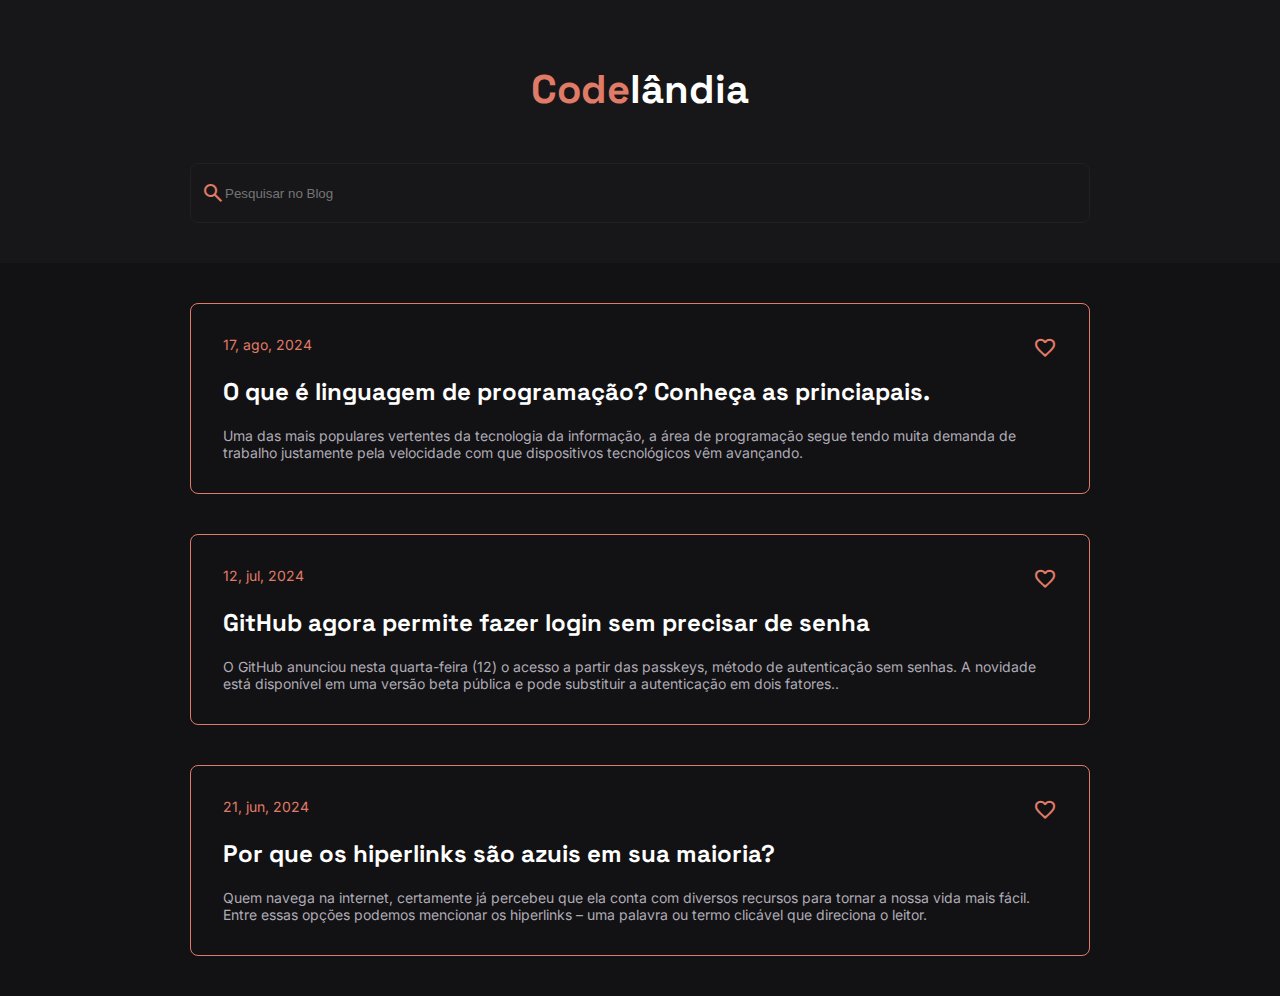
<file: desafio 1/index.html>
<!DOCTYPE html>
<html lang="pt-br">
<head>
    <meta charset="UTF-8">
    <meta name="viewport" content="width=device-width, initial-scale=1.0">
    <title>Desafio 1</title>
    <link rel="preconnect" href="https://fonts.googleapis.com">
    <link rel="preconnect" href="https://fonts.gstatic.com" crossorigin>
    <link href="https://fonts.googleapis.com/css2?family=Inter:wght@500&display=swap" rel="stylesheet">
    <link rel="preconnect" href="https://fonts.googleapis.com">
    <link rel="preconnect" href="https://fonts.gstatic.com" crossorigin>
    <link href="https://fonts.googleapis.com/css2?family=Inter:wght@500&family=Space+Grotesk:wght@500;700&display=swap" rel="stylesheet">
    <link rel="stylesheet" href="https://fonts.googleapis.com/css2?family=Material+Symbols+Outlined:opsz,wght,FILL,GRAD@24,400,0,0" />
    <link rel="stylesheet" href="style.css">
</head>
<body>
   <div class="container">
        <header>
            
                <div class="title-header">
                    <h2><span class="title">Code</span>lândia</h2>
                </div>
                <div id="header-pesquisa">
                    <span class="material-symbols-outlined icon">
                        search
                        </span>
                    <form>
                       
                        <input type="text" name="text" id="search" placeholder="Pesquisar no Blog" />
                    </form>
                </div>
            
        </header>
        <main>
            <section class="posts">
                <article class="post-container">
                        <div class="post-item">
                            <span class="post-data">17, ago, 2024</span>
                            <span class="material-symbols-outlined favourite">
                                favorite
                                </span>
                        
                        </div>
                        <div class="post">
                            <h2 class="post-title"><a href="#">O que é linguagem de programação? Conheça as princiapais.</a></h2>
                            <p class="post-text">Uma das mais populares vertentes da tecnologia da informação, a área de programação segue tendo muita demanda de trabalho justamente pela velocidade com que dispositivos tecnológicos vêm avançando.</p>
                        </div>
                            
                    </article>
                    <article class="post-container">
                        <div class="post-item">
                            <span class="post-data">12, jul, 2024</span>
                            <span class="material-symbols-outlined favourite">
                                favorite
                                </span>
                        
                        </div>
                        <div class="post">
                            <h2 class="post-title"><a href="#">GitHub agora permite fazer login sem precisar de senha</a></h2>
                            <p class="post-text">O GitHub anunciou nesta quarta-feira (12) o acesso a partir das passkeys, método de autenticação sem senhas. A novidade está disponível em uma versão beta pública e pode substituir a autenticação em dois fatores..</p>
                        </div>
                    </article>     
                    <article class="post-container">
                        <div class="post-item">
                            <span class="post-data">21, jun, 2024</span>
                            <span class="material-symbols-outlined favourite">
                                favorite
                                </span>
                        
                        </div>
                        <div class="post">
                            <h2 class="post-title"><a href="#">Por que os hiperlinks são azuis em sua maioria?</a></h2>
                            <p class="post-text">Quem navega na internet, certamente já percebeu que ela conta com diversos recursos para tornar a nossa vida mais fácil. Entre essas opções podemos mencionar os hiperlinks – uma palavra ou termo clicável que direciona o leitor.</p>
                        </div>
                    </article>   
            </section>
        </main>
   </div>
</body>
</html>
</html>
</file>
<file: desafio 1/style.css>
*{
    padding: 0;
    margin: 0;
    box-sizing: border-box;
}
body{
    font-family: 'Space Grotesk', sans-serif;
    font-size: 14px;
    background-color: #121214;
    color: #fff;

}

 header{
    width: 100%;
    padding-bottom: 40px;
    display: flex;
    flex-direction: column;
    justify-content: center;
    align-items: center;
    background-color: #17171A;
}
.title-header{
    margin: 64px 0 48px 0;
}
.title{
    color:#E07B67;
}
header h2{      
    font-size: 40px;
    text-align: center;
}

#header-pesquisa{
    max-width: 900px;
    height: 60px;
    margin: 0 auto;
    display: flex;
    align-items: center;
    border: 1px solid #202024;
    border-radius: 8px;
    gap:10;

}

#header-pesquisa .icon{
    margin-left: 10px;
}
form {
    width: 100%;
}

form input {
    width: 900px;
    padding: 15px 0 15px 0;
    outline: none;
    background: none;
    border: none;
    color: #FFFFFF;
}
 
.icon{
    width: 24px;
    height: 24px;
    color:#E07B67
}
.posts{
    display: flex;
    flex-direction: column;
    justify-content: center;
    align-items: center;
    align-self: center;
    margin-bottom: 40px;
}
.post-container{
    width: 900px;
    height: auto;
    border: 1px solid #E07B67;
    border-radius: 8px;
    
    padding: 32px;
    margin-top: 40px;
    }
.post-item{
    display: flex;
    justify-content: space-between;
    color:#E07B67;
    padding-bottom: 16px;
    font-family: 'Inter',sans-serif;
    }
.post-title a{
    font-size: 24px;
    text-decoration: none;
    color: #fff;
       
}
.post-text{
    padding-top: 20px;
    font-family: 'Inter',sans-serif;
    color: #AFABB6; 
}

@media (min-width: 360px) and (max-width: 767px){
    #header-pesquisa, form input, .post-container{
        width: 327px;
    }
    .post-title{
        font-size: 16px;
    }
    .post-text{
        font-size: 14px;
    }
    .post-data .favourite{
        font-size: 12px;
    }
}
@media (min-width: 768px) and (max-width: 992px){
    #header-pesquisa, form input, .post-container{
        width: 707px;
    }
}
</file>
